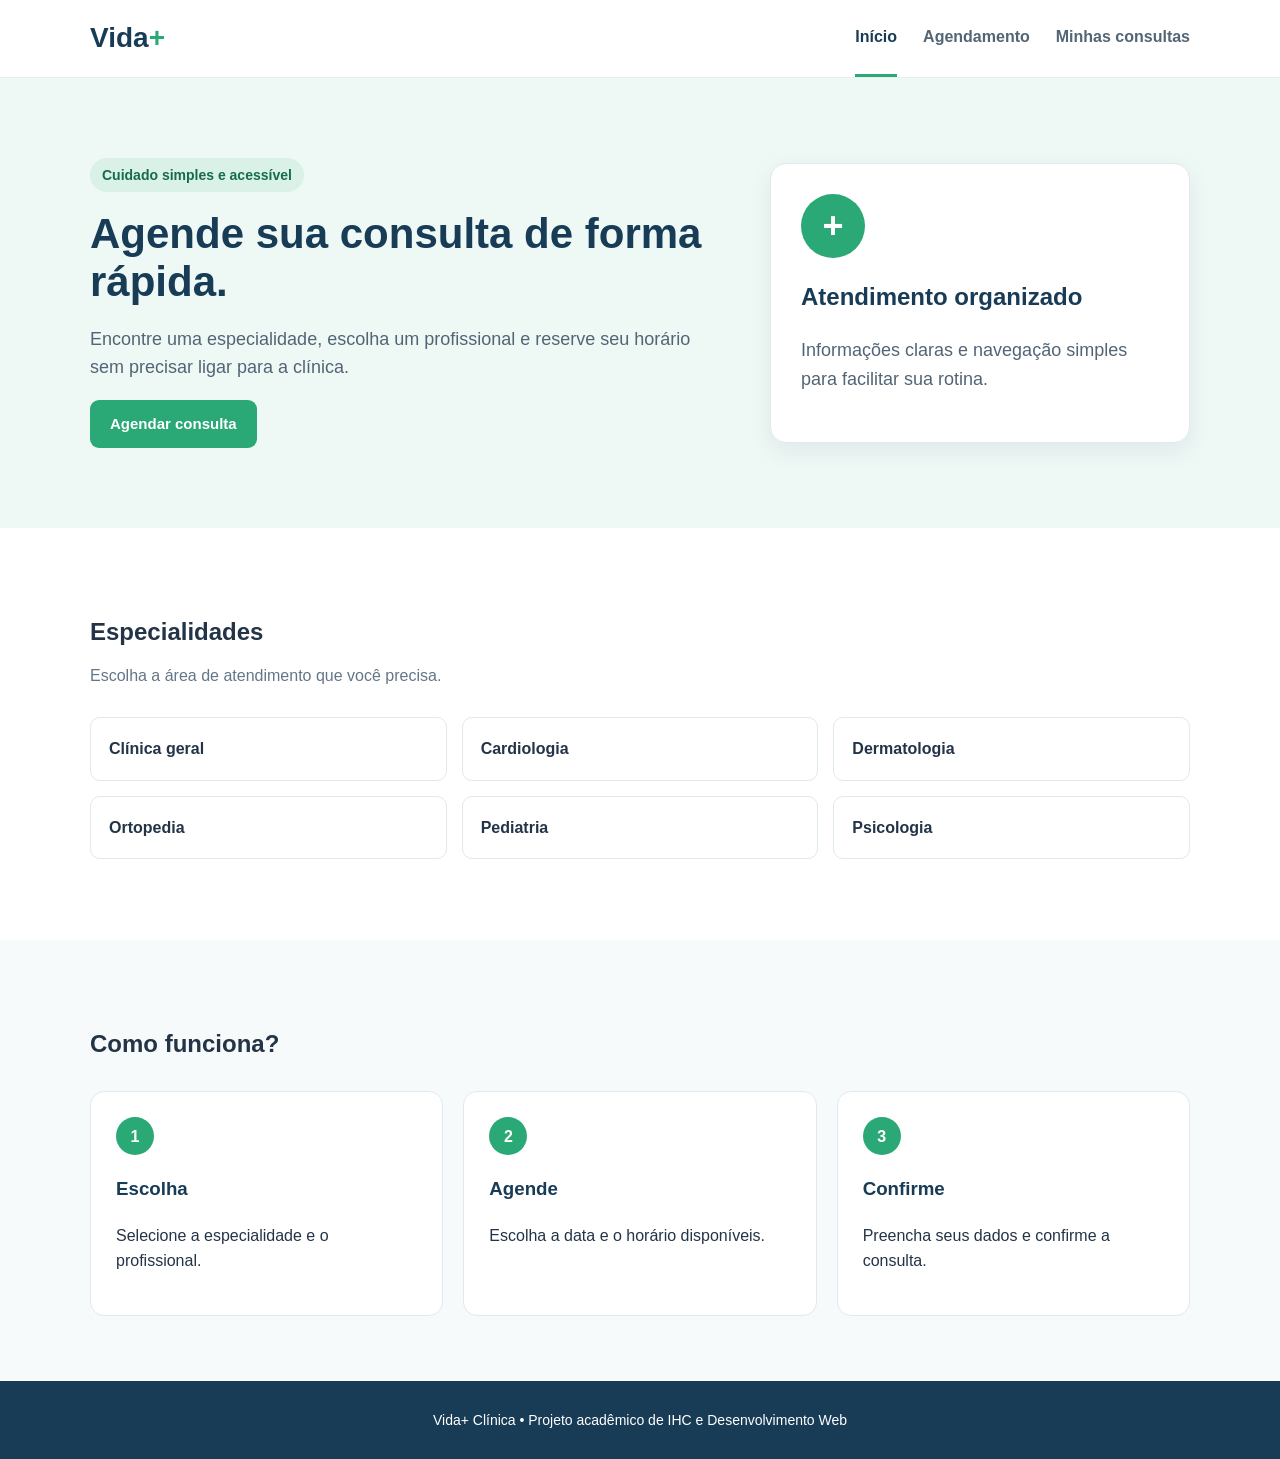
<file: Projeto-clinica/index.html>
<!DOCTYPE html>
<html lang="pt-BR">
<head>
    <meta charset="UTF-8">
    <meta name="viewport" content="width=device-width, initial-scale=1.0">
    <title>Vida+ Clínica | Início</title>
    <link rel="stylesheet" href="css/style.css">
</head>

<body>

<header class="header">
    <div class="container nav">

        <a class="logo" href="index.html">
            Vida<span>+</span>
        </a>

        <nav>
            <a class="active" href="index.html">Início</a>
            <a href="agendamento.html">Agendamento</a>
            <a href="consultas.html">Minhas consultas</a>
        </nav>

    </div>
</header>

<main>

    <section class="hero">

        <div class="container hero-grid">

            <div>

                <span class="tag">
                    Cuidado simples e acessível
                </span>

                <h1>
                    Agende sua consulta de forma rápida.
                </h1>

                <p>
                    Encontre uma especialidade, escolha um profissional
                    e reserve seu horário sem precisar ligar para a clínica.
                </p>

                <a class="btn primary" href="agendamento.html">
                    Agendar consulta
                </a>

            </div>

            <div class="hero-card">

                <div class="icon">+</div>

                <h2>
                    Atendimento organizado
                </h2>

                <p>
                    Informações claras e navegação simples
                    para facilitar sua rotina.
                </p>

            </div>

        </div>

    </section>


    <section class="section">

        <div class="container">

            <h2>Especialidades</h2>

            <p class="section-subtitle">
                Escolha a área de atendimento que você precisa.
            </p>

            <ul class="specialties">

                <li>Clínica geral</li>
                <li>Cardiologia</li>
                <li>Dermatologia</li>
                <li>Ortopedia</li>
                <li>Pediatria</li>
                <li>Psicologia</li>

            </ul>

        </div>

    </section>


    <section class="section light">

        <div class="container">

            <h2>Como funciona?</h2>

            <div class="steps">

                <div class="step">

                    <strong>1</strong>

                    <h3>Escolha</h3>

                    <p>
                        Selecione a especialidade e o profissional.
                    </p>

                </div>


                <div class="step">

                    <strong>2</strong>

                    <h3>Agende</h3>

                    <p>
                        Escolha a data e o horário disponíveis.
                    </p>

                </div>


                <div class="step">

                    <strong>3</strong>

                    <h3>Confirme</h3>

                    <p>
                        Preencha seus dados e confirme a consulta.
                    </p>

                </div>

            </div>

        </div>

    </section>

</main>


<footer>
    Vida+ Clínica • Projeto acadêmico de IHC e Desenvolvimento Web
</footer>

</body>
</html>
</file>
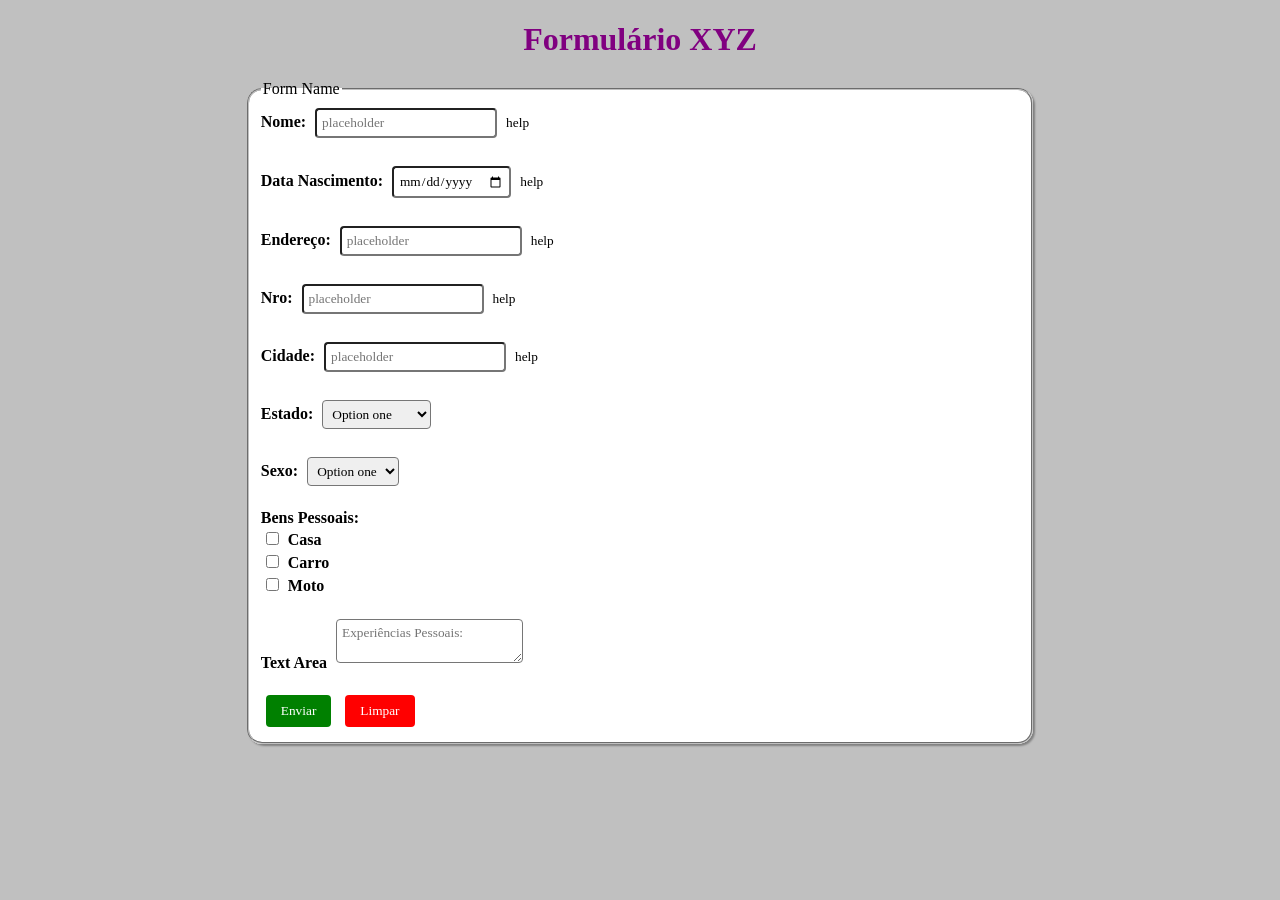
<file: Desafio/desafioAula16/index.html>
<!DOCTYPE html>
<html lang="pt-BR">
<head>
    <meta charset="UTF-8">
    <meta name="viewport" content="width=device-width, initial-scale=1.0">
    <title>Formulário XYZ</title>
    <link rel="stylesheet" href="style.css">
</head>
<body>

    <h1>Formulário XYZ</h1>

    <fieldset>
        <legend>Form Name</legend>

        <form>
            <label for="nome">Nome:</label>
            <input type="text" id="nome" name="nome" placeholder="placeholder">
            <small>help</small>
            <br><br>

            <label for="nascimento">Data Nascimento:</label>
            <input type="date" id="nascimento" name="nascimento">
            <small>help</small>
            <br><br>

            <label for="endereco">Endereço:</label>
            <input type="text" id="endereco" name="endereco" placeholder="placeholder">
            <small>help</small>
            <br><br>

            <label for="numero">Nro:</label>
            <input type="number" id="numero" name="numero" placeholder="placeholder">
            <small>help</small>
            <br><br>

            <label for="cidade">Cidade:</label>
            <input type="text" id="cidade" name="cidade" placeholder="placeholder">
            <small>help</small>
            <br><br>

            <label for="estado">Estado:</label>
            <select id="estado" name="estado">
                <option value="">Option one</option>
                <option value="SP">São Paulo</option>
                <option value="RJ">Rio de Janeiro</option>
                <option value="MG">Minas Gerais</option>
            </select>
            <br><br>

            <label for="sexo">Sexo:</label>
            <select id="sexo" name="sexo">
                <option value="">Option one</option>
                <option value="masculino">Masculino</option>
                <option value="feminino">Feminino</option>
                <option value="outro">Outro</option>
            </select>
            <br><br>

            <label>Bens Pessoais:</label><br>
            <input type="checkbox" id="casa" name="bens" value="casa">
            <label for="casa">Casa</label><br>

            <input type="checkbox" id="carro" name="bens" value="carro">
            <label for="carro">Carro</label><br>

            <input type="checkbox" id="moto" name="bens" value="moto">
            <label for="moto">Moto</label>
            <br><br>

            <label for="experiencias">Text Area</label>
            <textarea id="experiencias" name="experiencias" placeholder="Experiências Pessoais:"></textarea>
            <br><br>

            <button type="submit">Enviar</button>
            <button type="reset">Limpar</button>
        </form>
    </fieldset>

</body>
</html>
</file>
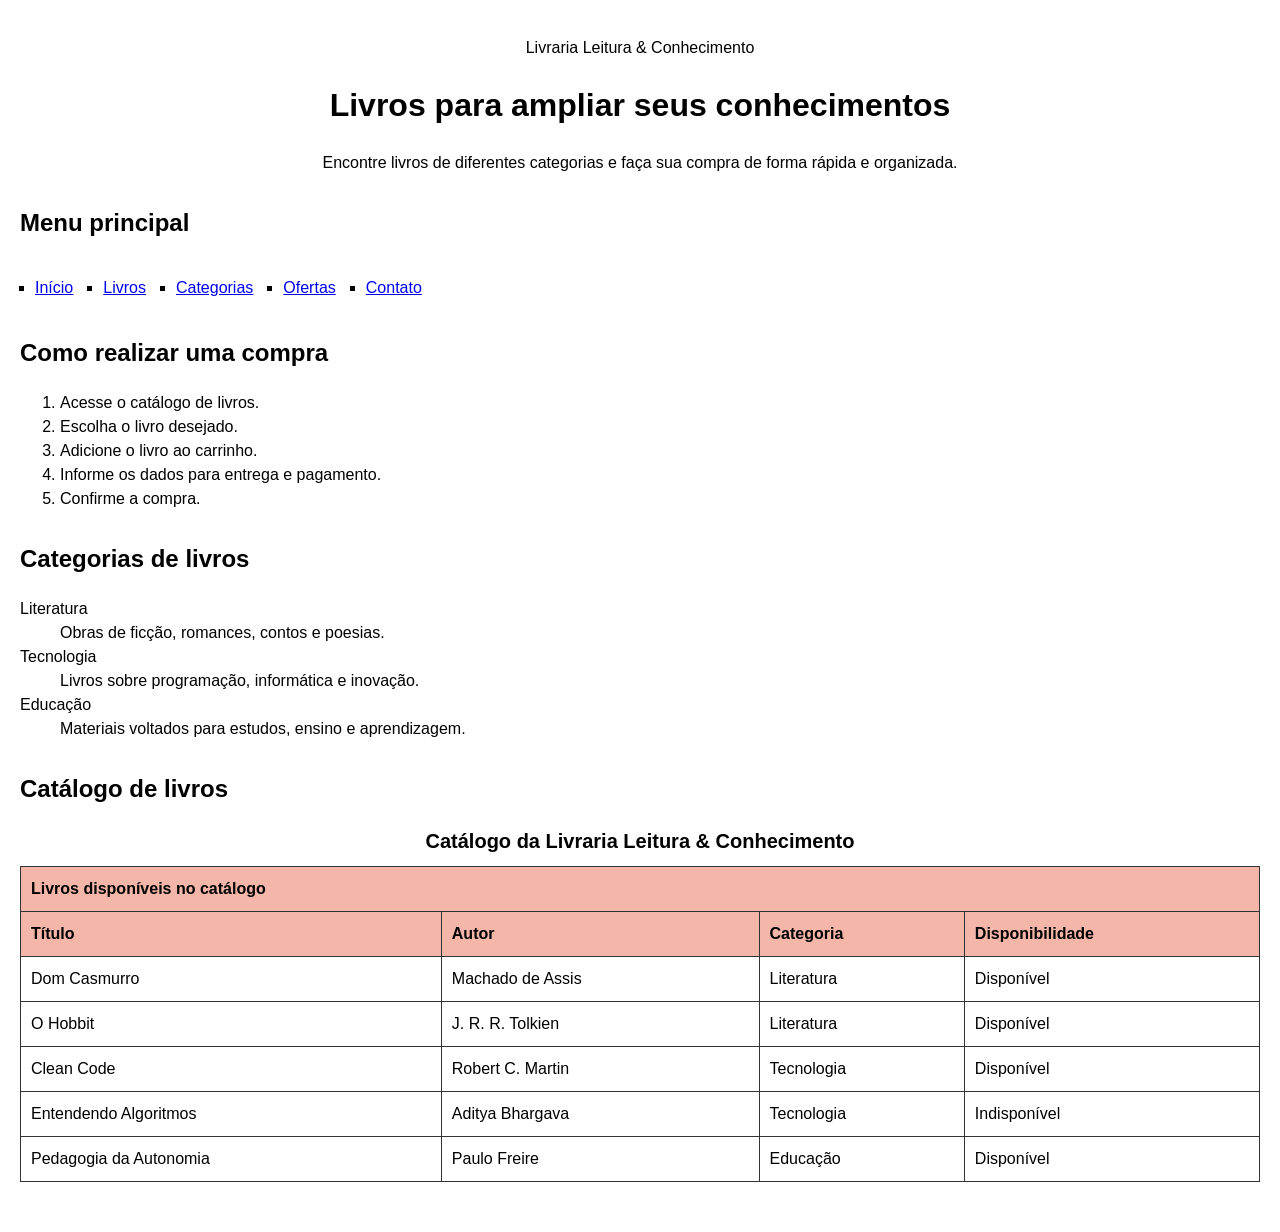
<file: Desafio/Aula15.html>
<!DOCTYPE html>
<html lang="pt-BR">
<head>
    <meta charset="UTF-8">
    <meta name="viewport" content="width=device-width, initial-scale=1.0">
    <title>Livraria Leitura & Conhecimento</title>

    <style>
        body {
            font-family: Arial, sans-serif;
            margin: 0;
            padding: 20px;
            line-height: 1.5;
        }

        header {
            text-align: center;
            margin-bottom: 30px;
        }

        nav ul {
            list-style-type: square;
            display: flex;
            gap: 30px;
            padding: 15px;
        }

        section {
            margin-bottom: 30px;
        }

        table {
            width: 100%;
            border-collapse: collapse;
            font-family: Arial, sans-serif;
        }

        caption {
            font-size: 20px;
            font-weight: bold;
            margin-bottom: 10px;
        }

        th, td {
            border: 1px solid #333;
            padding: 10px;
            text-align: left;
        }

        th {
            background-color: #f4b6a8;
        }
    </style>
</head>

<body>

    <header>
        <p>Livraria Leitura & Conhecimento</p>

        <h1>Livros para ampliar seus conhecimentos</h1>

        <p>
            Encontre livros de diferentes categorias e faça sua compra
            de forma rápida e organizada.
        </p>
    </header>

    <nav>
        <h2>Menu principal</h2>

        <ul>
            <li><a href="#">Início</a></li>
            <li><a href="#">Livros</a></li>
            <li><a href="#">Categorias</a></li>
            <li><a href="#">Ofertas</a></li>
            <li><a href="#">Contato</a></li>
        </ul>
    </nav>

    <section>
        <h2>Como realizar uma compra</h2>

        <ol>
            <li>Acesse o catálogo de livros.</li>
            <li>Escolha o livro desejado.</li>
            <li>Adicione o livro ao carrinho.</li>
            <li>Informe os dados para entrega e pagamento.</li>
            <li>Confirme a compra.</li>
        </ol>
    </section>

    <section>
        <h2>Categorias de livros</h2>

        <dl>
            <dt>Literatura</dt>
            <dd>Obras de ficção, romances, contos e poesias.</dd>

            <dt>Tecnologia</dt>
            <dd>Livros sobre programação, informática e inovação.</dd>

            <dt>Educação</dt>
            <dd>Materiais voltados para estudos, ensino e aprendizagem.</dd>
        </dl>
    </section>

    <section>
        <h2>Catálogo de livros</h2>

        <table>
            <caption>Catálogo da Livraria Leitura & Conhecimento</caption>

            <thead>
                <tr>
                    <th colspan="4">Livros disponíveis no catálogo</th>
                </tr>
                <tr>
                    <th>Título</th>
                    <th>Autor</th>
                    <th>Categoria</th>
                    <th>Disponibilidade</th>
                </tr>
            </thead>

            <tbody>
                <tr>
                    <td>Dom Casmurro</td>
                    <td>Machado de Assis</td>
                    <td>Literatura</td>
                    <td>Disponível</td>
                </tr>

                <tr>
                    <td>O Hobbit</td>
                    <td>J. R. R. Tolkien</td>
                    <td>Literatura</td>
                    <td>Disponível</td>
                </tr>

                <tr>
                    <td>Clean Code</td>
                    <td>Robert C. Martin</td>
                    <td>Tecnologia</td>
                    <td>Disponível</td>
                </tr>

                <tr>
                    <td>Entendendo Algoritmos</td>
                    <td>Aditya Bhargava</td>
                    <td>Tecnologia</td>
                    <td>Indisponível</td>
                </tr>

                <tr>
                    <td>Pedagogia da Autonomia</td>
                    <td>Paulo Freire</td>
                    <td>Educação</td>
                    <td>Disponível</td>
                </tr>
            </tbody>
        </table>
    </section>

</body>
</html>
</file>
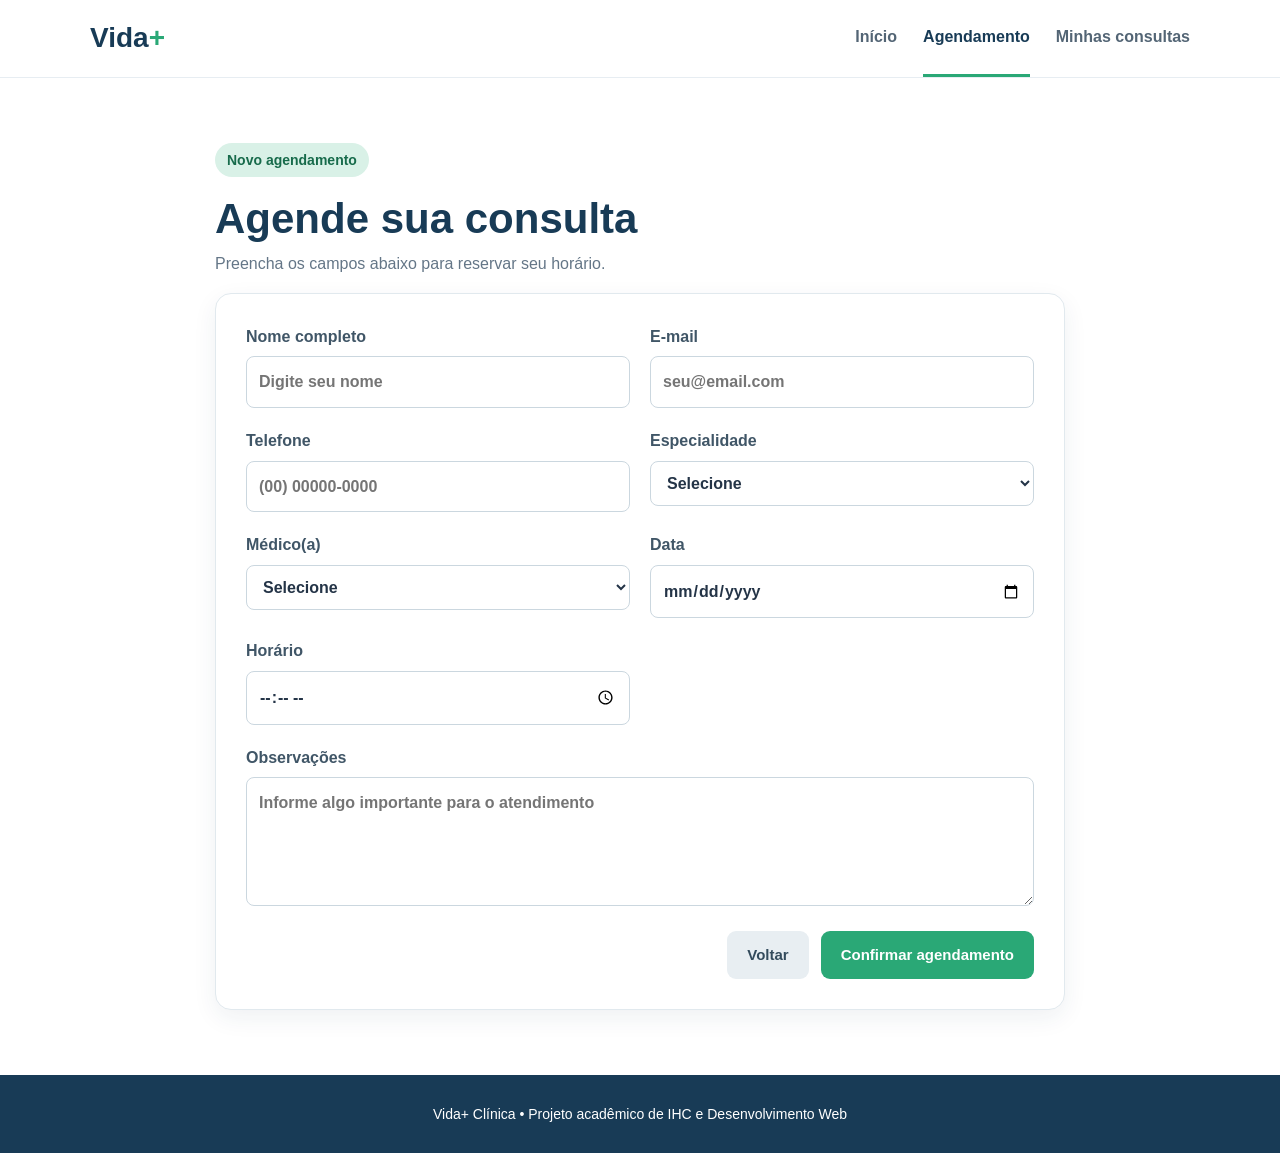
<file: Projeto-clinica/agendamento.html>
<!DOCTYPE html>
<html lang="pt-BR">

<head>

    <meta charset="UTF-8">

    <meta name="viewport" content="width=device-width, initial-scale=1.0">

    <title>Vida+ Clínica | Agendamento</title>

    <link rel="stylesheet" href="css/style.css">

</head>

<body>

<header class="header">

    <div class="container nav">

        <a class="logo" href="index.html">
            Vida<span>+</span>
        </a>

        <nav>

            <a href="index.html">
                Início
            </a>

            <a class="active" href="agendamento.html">
                Agendamento
            </a>

            <a href="consultas.html">
                Minhas consultas
            </a>

        </nav>

    </div>

</header>


<main class="section">

    <div class="container narrow">

        <span class="tag">
            Novo agendamento
        </span>

        <h1>
            Agende sua consulta
        </h1>

        <p class="section-subtitle">
            Preencha os campos abaixo para reservar seu horário.
        </p>


        <form class="form-card" action="consultas.html" method="get">

            <div class="form-grid">


                <label>

                    Nome completo

                    <input
                        type="text"
                        name="nome"
                        placeholder="Digite seu nome"
                        required
                    >

                </label>


                <label>

                    E-mail

                    <input
                        type="email"
                        name="email"
                        placeholder="seu@email.com"
                        required
                    >

                </label>


                <label>

                    Telefone

                    <input
                        type="tel"
                        name="telefone"
                        placeholder="(00) 00000-0000"
                        required
                    >

                </label>


                <label>

                    Especialidade

                    <select name="especialidade" required>

                        <option value="">
                            Selecione
                        </option>

                        <option>
                            Clínica geral
                        </option>

                        <option>
                            Cardiologia
                        </option>

                        <option>
                            Dermatologia
                        </option>

                        <option>
                            Ortopedia
                        </option>

                        <option>
                            Pediatria
                        </option>

                        <option>
                            Psicologia
                        </option>

                    </select>

                </label>


                <label>

                    Médico(a)

                    <select name="medico" required>

                        <option value="">
                            Selecione
                        </option>

                        <option>
                            Dra. Ana Souza
                        </option>

                        <option>
                            Dr. Carlos Lima
                        </option>

                        <option>
                            Dra. Marina Alves
                        </option>

                    </select>

                </label>


                <label>

                    Data

                    <input
                        type="date"
                        name="data"
                        required
                    >

                </label>


                <label>

                    Horário

                    <input
                        type="time"
                        name="horario"
                        required
                    >

                </label>


                <label class="full">

                    Observações

                    <textarea
                        name="observacoes"
                        rows="4"
                        placeholder="Informe algo importante para o atendimento"
                    ></textarea>

                </label>

            </div>


            <div class="actions">

                <a
                    class="btn secondary"
                    href="index.html"
                >
                    Voltar
                </a>

                <button
                    class="btn primary"
                    type="submit"
                >
                    Confirmar agendamento
                </button>

            </div>

        </form>

    </div>

</main>


<footer>
    Vida+ Clínica • Projeto acadêmico de IHC e Desenvolvimento Web
</footer>

</body>
</html>
</file>
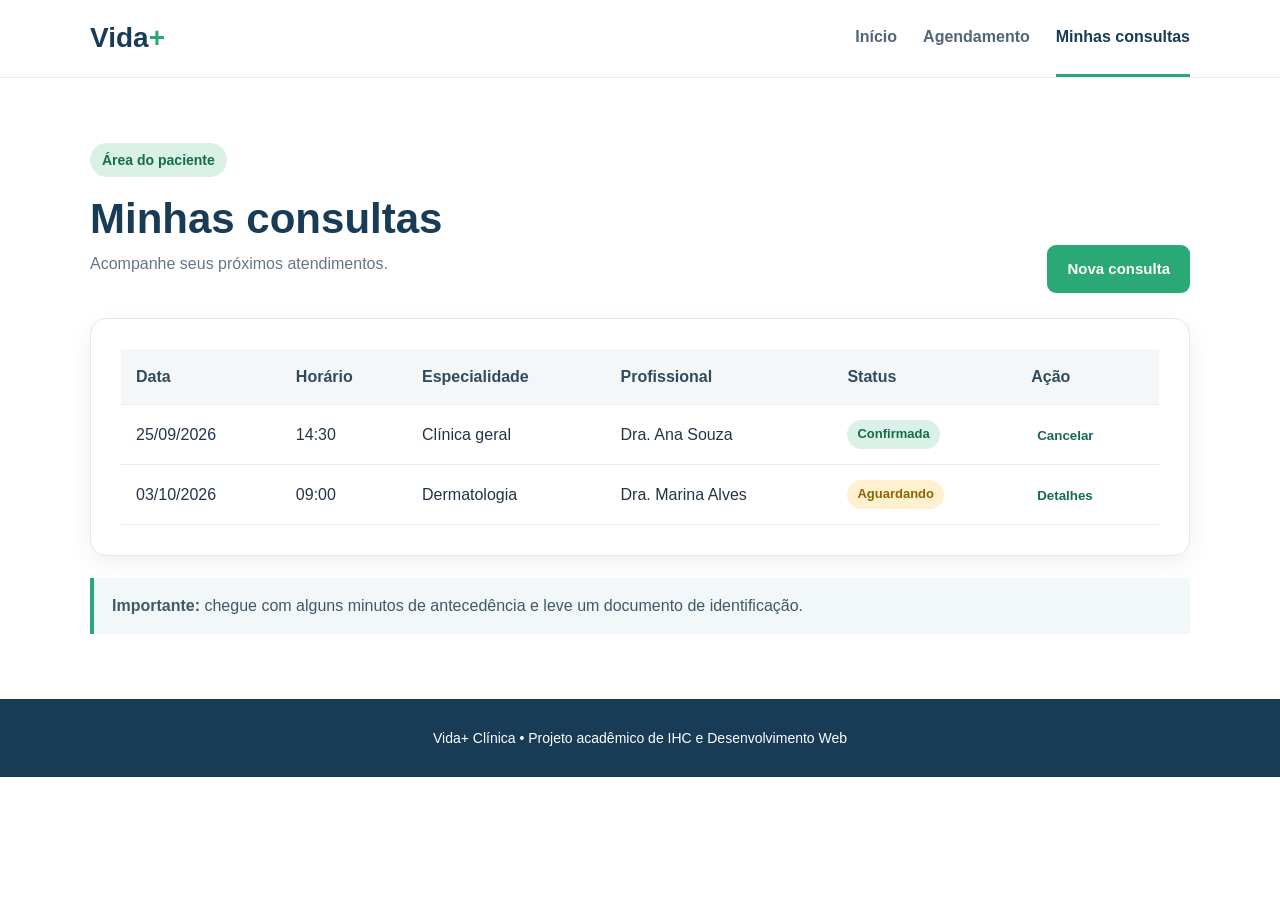
<file: Projeto-clinica/consultas.html>
<!DOCTYPE html>
<html lang="pt-BR">

<head>

    <meta charset="UTF-8">

    <meta name="viewport" content="width=device-width, initial-scale=1.0">

    <title>Vida+ Clínica | Minhas consultas</title>

    <link rel="stylesheet" href="css/style.css">

</head>

<body>

<header class="header">

    <div class="container nav">

        <a class="logo" href="index.html">
            Vida<span>+</span>
        </a>

        <nav>

            <a href="index.html">
                Início
            </a>

            <a href="agendamento.html">
                Agendamento
            </a>

            <a class="active" href="consultas.html">
                Minhas consultas
            </a>

        </nav>

    </div>

</header>


<main class="section">

    <div class="container">


        <div class="page-heading">

            <div>

                <span class="tag">
                    Área do paciente
                </span>

                <h1>
                    Minhas consultas
                </h1>

                <p class="section-subtitle">
                    Acompanhe seus próximos atendimentos.
                </p>

            </div>


            <a
                class="btn primary"
                href="agendamento.html"
            >
                Nova consulta
            </a>

        </div>


        <div class="table-card">

            <table>

                <thead>

                    <tr>

                        <th>Data</th>

                        <th>Horário</th>

                        <th>Especialidade</th>

                        <th>Profissional</th>

                        <th>Status</th>

                        <th>Ação</th>

                    </tr>

                </thead>


                <tbody>

                    <tr>

                        <td>
                            25/09/2026
                        </td>

                        <td>
                            14:30
                        </td>

                        <td>
                            Clínica geral
                        </td>

                        <td>
                            Dra. Ana Souza
                        </td>

                        <td>

                            <span class="status confirmed">
                                Confirmada
                            </span>

                        </td>

                        <td>

                            <button
                                class="link-btn"
                                type="button"
                            >
                                Cancelar
                            </button>

                        </td>

                    </tr>


                    <tr>

                        <td>
                            03/10/2026
                        </td>

                        <td>
                            09:00
                        </td>

                        <td>
                            Dermatologia
                        </td>

                        <td>
                            Dra. Marina Alves
                        </td>

                        <td>

                            <span class="status pending">
                                Aguardando
                            </span>

                        </td>

                        <td>

                            <button
                                class="link-btn"
                                type="button"
                            >
                                Detalhes
                            </button>

                        </td>

                    </tr>

                </tbody>

            </table>

        </div>


        <div class="notice">

            <strong>Importante:</strong>

            chegue com alguns minutos de antecedência
            e leve um documento de identificação.

        </div>

    </div>

</main>


<footer>

    Vida+ Clínica • Projeto acadêmico de IHC e Desenvolvimento Web

</footer>

</body>
</html>
</file>
<file: Projeto-clinica/css/style.css>
* {
    box-sizing: border-box;
}

body {
    margin: 0;
    font-family: Arial, Helvetica, sans-serif;
    color: #243447;
    background: #ffffff;
    line-height: 1.6;
}

.container {
    width: min(1100px, 92%);
    margin: auto;
}


/* CABEÇALHO */

.header {
    background: #ffffff;
    border-bottom: 1px solid #e7edf2;
    position: sticky;
    top: 0;
    z-index: 5;
}

.nav {
    display: flex;
    align-items: center;
    justify-content: space-between;
    min-height: 72px;
}

.logo {
    font-size: 28px;
    font-weight: 800;
    color: #183b56;
    text-decoration: none;
}

.logo span {
    color: #2aa876;
}

.nav nav {
    display: flex;
    gap: 26px;
}

.nav nav a {
    color: #536575;
    text-decoration: none;
    font-weight: 600;
    padding: 24px 0;
    border-bottom: 3px solid transparent;
}

.nav nav a:hover,
.nav nav a.active {
    color: #183b56;
    border-color: #2aa876;
}


/* PÁGINA INICIAL */

.hero {
    background: #eef8f5;
    padding: 80px 0;
}

.hero-grid {
    display: grid;
    grid-template-columns: 1.5fr 1fr;
    gap: 50px;
    align-items: center;
}

.tag {
    display: inline-block;
    background: #d9f1e7;
    color: #176b4b;
    border-radius: 20px;
    padding: 6px 12px;
    font-size: 14px;
    font-weight: 700;
}

.hero h1,
.section h1 {
    font-size: 42px;
    line-height: 1.15;
    margin: 18px 0 16px;
    color: #183b56;
}

.hero p {
    font-size: 18px;
    color: #536575;
    max-width: 650px;
}


/* CARDS */

.hero-card,
.form-card,
.table-card {
    background: #ffffff;
    border: 1px solid #e1e9ee;
    border-radius: 16px;
    padding: 30px;
    box-shadow: 0 8px 25px rgba(24, 59, 86, 0.07);
}

.hero-card .icon {
    width: 64px;
    height: 64px;
    border-radius: 50%;
    display: grid;
    place-items: center;
    background: #2aa876;
    color: #ffffff;
    font-size: 36px;
    font-weight: 700;
}

.hero-card h2 {
    color: #183b56;
}


/* SEÇÕES */

.section {
    padding: 65px 0;
}

.section.light {
    background: #f7fafb;
}

.section-subtitle {
    color: #647687;
    margin-top: -8px;
}


/* LISTA DE ESPECIALIDADES */

.specialties {
    display: grid;
    grid-template-columns: repeat(3, 1fr);
    gap: 15px;
    padding: 0;
    margin-top: 28px;
    list-style: none;
}

.specialties li {
    border: 1px solid #dfe8ed;
    border-radius: 10px;
    padding: 18px;
    background: #ffffff;
    font-weight: 600;
}


/* ETAPAS */

.steps {
    display: grid;
    grid-template-columns: repeat(3, 1fr);
    gap: 20px;
    margin-top: 28px;
}

.step {
    background: #ffffff;
    border: 1px solid #e1e9ee;
    border-radius: 14px;
    padding: 25px;
}

.step strong {
    display: grid;
    place-items: center;
    width: 38px;
    height: 38px;
    background: #2aa876;
    color: #ffffff;
    border-radius: 50%;
}

.step h3 {
    color: #183b56;
}


/* BOTÕES */

.btn {
    display: inline-block;
    border: 0;
    border-radius: 9px;
    padding: 12px 20px;
    font-weight: 700;
    text-decoration: none;
    cursor: pointer;
    font-size: 15px;
}

.primary {
    background: #2aa876;
    color: #ffffff;
}

.primary:hover {
    background: #218b61;
}

.secondary {
    background: #e8eef2;
    color: #334b5c;
}


/* FORMULÁRIO */

.narrow {
    max-width: 850px;
}

.form-grid {
    display: grid;
    grid-template-columns: 1fr 1fr;
    gap: 20px;
}

.form-grid label {
    display: flex;
    flex-direction: column;
    gap: 7px;
    font-weight: 700;
    color: #405667;
}

.form-grid .full {
    grid-column: 1 / -1;
}

input,
select,
textarea {
    font: inherit;
    border: 1px solid #cbd7df;
    border-radius: 8px;
    padding: 12px;
    background: #ffffff;
    color: #243447;
}

input:focus,
select:focus,
textarea:focus {
    outline: 3px solid #d5f0e5;
    border-color: #2aa876;
}

.actions {
    display: flex;
    justify-content: flex-end;
    gap: 12px;
    margin-top: 25px;
}


/* CONSULTAS */

.page-heading {
    display: flex;
    justify-content: space-between;
    align-items: end;
    gap: 20px;
    margin-bottom: 25px;
}

.table-card {
    overflow-x: auto;
}

table {
    width: 100%;
    border-collapse: collapse;
    min-width: 760px;
}

th,
td {
    text-align: left;
    padding: 15px;
    border-bottom: 1px solid #e5ecef;
}

th {
    background: #f4f7f8;
    color: #314b5c;
}

.status {
    display: inline-block;
    border-radius: 20px;
    padding: 4px 10px;
    font-size: 13px;
    font-weight: 700;
}

.confirmed {
    background: #d9f1e7;
    color: #176b4b;
}

.pending {
    background: #fff0cf;
    color: #8a6500;
}

.link-btn {
    border: 0;
    background: none;
    color: #176b4b;
    font-weight: 700;
    cursor: pointer;
}

.notice {
    margin-top: 22px;
    background: #f2f7f9;
    border-left: 4px solid #2aa876;
    padding: 15px 18px;
    color: #415867;
}


/* RODAPÉ */

footer {
    text-align: center;
    padding: 28px;
    background: #183b56;
    color: #ffffff;
    font-size: 14px;
}


/* RESPONSIVIDADE */

@media (max-width: 760px) {

    .nav {
        flex-direction: column;
        padding: 12px 0;
    }

    .nav nav {
        gap: 15px;
        flex-wrap: wrap;
        justify-content: center;
    }

    .nav nav a {
        padding: 8px 0;
    }

    .hero-grid,
    .steps,
    .specialties,
    .form-grid {
        grid-template-columns: 1fr;
    }

    .hero h1,
    .section h1 {
        font-size: 34px;
    }

    .page-heading {
        align-items: flex-start;
        flex-direction: column;
    }

    .form-grid .full {
        grid-column: auto;
    }

}
</file>
<file: Desafio/desafioAula16/style.css>
body {
    background-color: silver;
    color: black;
}

* {
    font-family: Verdana;
}

h1 {
    color: purple;
    text-align: center;
}

fieldset {
    width: 60%;
    margin: 0 auto;
    border-radius: 15px;
    background-color: white;
    box-shadow: 2px 2px 2px gray;
}

input, select, textarea {
    border-radius: 4px;
    padding: 5px;
    margin: 5px;
}

label {
    font-weight: bold;
}

button {
    padding: 8px 15px;
    margin: 5px;
    border: none;
    border-radius: 4px;
    cursor: pointer;
}

button[type="submit"] {
    background-color: green;
    color: white;
}

button[type="reset"] {
    background-color: red;
    color: white;
}
</file>
